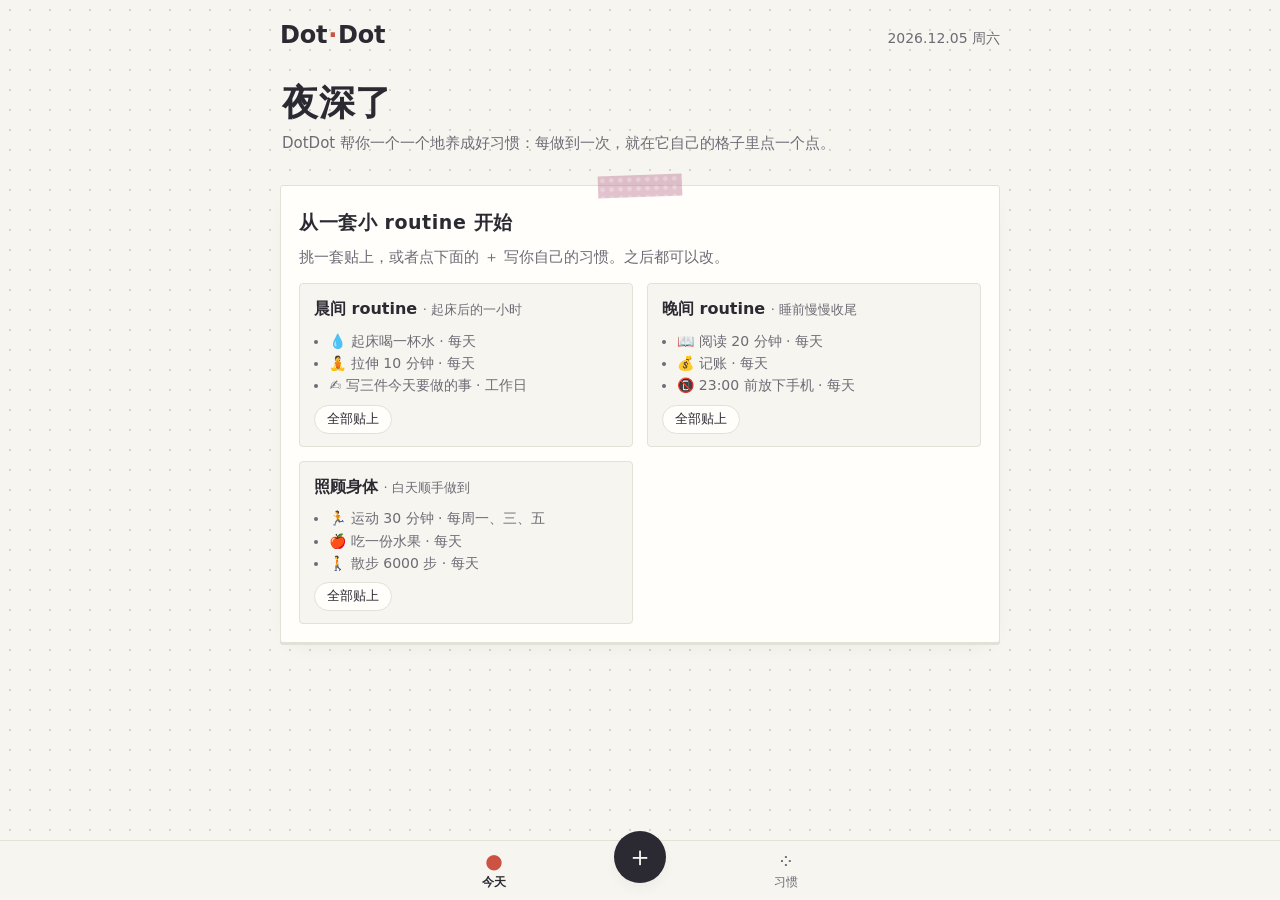
<file: index.html>
<!doctype html>
<html lang="zh-CN">
<head>
<meta charset="utf-8">
<meta name="viewport" content="width=device-width,initial-scale=1,viewport-fit=cover">
<title>DotDot</title>
<meta name="description" content="DotDot：手帐风的习惯打卡。每个习惯一张卡片、一张点点图，慢慢养成你的日常 routine。">
<meta name="theme-color" content="#f6f5f0" media="(prefers-color-scheme: light)">
<meta name="theme-color" content="#1c1b20" media="(prefers-color-scheme: dark)">
<link rel="manifest" href="manifest.webmanifest">
<link rel="icon" href="icon.svg" type="image/svg+xml">
<link rel="apple-touch-icon" href="icon-180.png">
<meta name="apple-mobile-web-app-capable" content="yes">
<meta name="apple-mobile-web-app-title" content="DotDot">
<link rel="stylesheet" href="style.css">
</head>
<body>
<header class="bar">
  <a class="logo" href="#today" aria-label="DotDot 首页">Dot<span>·</span>Dot</a>
  <span class="bar-date" id="barDate"></span>
</header>

<main id="view" class="wrap" tabindex="-1"></main>

<nav class="tabs" aria-label="主导航">
  <a href="#today" data-tab="today"><span class="ti" aria-hidden="true">●</span>今天</a>
  <button type="button" class="tab-add" data-act="new" aria-label="新习惯">＋</button>
  <a href="#habits" data-tab="habits"><span class="ti" aria-hidden="true">⁘</span>习惯</a>
</nav>

<dialog id="sheet" aria-labelledby="sheetTitle">
  <form id="habitForm" method="dialog" autocomplete="off">
    <div class="sheet-head">
      <h2 id="sheetTitle">新习惯</h2>
      <button type="button" class="linkbtn" data-act="close">取消</button>
    </div>

    <label class="field">
      <span class="lbl">叫什么</span>
      <input type="text" id="fName" maxlength="16" required placeholder="比如：起床喝一杯水">
    </label>

    <div class="field">
      <span class="lbl">贴纸</span>
      <div class="emojis" id="fEmoji" role="radiogroup" aria-label="选择贴纸"></div>
    </div>

    <div class="field">
      <span class="lbl">颜色</span>
      <div class="swatches" id="fColor" role="radiogroup" aria-label="选择颜色"></div>
    </div>

    <div class="field">
      <span class="lbl">放在哪个时段</span>
      <div class="seg" id="fSlot" role="radiogroup" aria-label="时段"></div>
    </div>

    <div class="field">
      <span class="lbl">哪几天做</span>
      <div class="seg small" id="fPreset"></div>
      <div class="days" id="fDays" role="group" aria-label="重复的星期"></div>
    </div>

    <button type="submit" class="go wide" id="fSubmit">贴到本子上</button>
  </form>
</dialog>

<div class="toast" id="toast" role="status" hidden></div>

<script src="app.js"></script>
</body>
</html>
</file>
<file: style.css>
/* DotDot — a dot-grid notebook page; each habit is a slip of paper taped on, with its own dot grid */
:root{
  --page:#f6f5f0; --dot:#d6d3c9; --slip:#fffefb; --ink:#2b2a33; --ink-soft:#6d6b74; --line:#e3e0d6;
  --cell:#e7e4da; --shadow:rgba(60,50,30,.10);
  --tape-a:rgba(214,168,72,.55); --tape-b:rgba(104,150,146,.50); --tape-c:rgba(190,120,150,.45); --tape-stripe:rgba(255,255,255,.28);
  --c-zhu:#cc5244; --c-cha:#6f9a5c; --c-dian:#46699a; --c-zhi:#cf9a2e; --c-ou:#a0708f; --c-qing:#4f8c88;
  --f-body:-apple-system,BlinkMacSystemFont,"PingFang SC","Hiragino Sans GB","Microsoft YaHei","Noto Sans SC","Noto Sans CJK SC",system-ui,sans-serif;
  --f-num:ui-rounded,"SF Pro Rounded",-apple-system,BlinkMacSystemFont,"PingFang SC","Microsoft YaHei",system-ui,sans-serif;
  --bar-h:64px;
  color-scheme:light;
}
@media (prefers-color-scheme: dark){:root:not([data-theme="light"]){
  --page:#1c1b20; --dot:#34333b; --slip:#26252b; --ink:#ece7dc; --ink-soft:#a39f98; --line:#393841;
  --cell:#34333b; --shadow:rgba(0,0,0,.35);
  --tape-a:rgba(214,168,72,.38); --tape-b:rgba(104,150,146,.40); --tape-c:rgba(190,120,150,.36); --tape-stripe:rgba(255,255,255,.10);
  --c-zhu:#e16a5b; --c-cha:#8bb878; --c-dian:#7097cc; --c-zhi:#e2b24c; --c-ou:#c393b3; --c-qing:#6fb0aa;
  color-scheme:dark}}

*{box-sizing:border-box}
html{-webkit-text-size-adjust:100%}
body{margin:0;min-height:100vh;background:var(--page) radial-gradient(circle,var(--dot) 1px,transparent 1.3px) 0 0/20px 20px;color:var(--ink);font-family:var(--f-body);font-size:15px;line-height:1.6;padding-inline:16px;padding-block:calc(8px + env(safe-area-inset-top,0px)) calc(var(--bar-h) + 40px + env(safe-area-inset-bottom,0px))}
button{font:inherit;color:inherit;cursor:pointer}
a{color:inherit}
:focus-visible{outline:2px solid var(--c-dian);outline-offset:2px}
.wrap{max-width:720px;margin:0 auto;display:flex;flex-direction:column;gap:30px;outline:none}

/* top bar */
.bar{max-width:720px;margin:0 auto 18px;display:flex;align-items:baseline;justify-content:space-between;gap:12px;padding-block:8px}
.logo{font-family:var(--f-num);font-weight:800;font-size:24px;text-decoration:none;letter-spacing:-.01em}
.logo span{color:var(--c-zhu);padding-inline:1px}
.bar-date{font-family:var(--f-num);font-size:14px;color:var(--ink-soft);font-variant-numeric:tabular-nums}

/* bottom tabs */
.tabs{position:fixed;left:0;right:0;bottom:0;z-index:5;display:flex;justify-content:center;align-items:center;gap:clamp(36px,14vw,96px);background:color-mix(in srgb,var(--page) 92%,transparent);backdrop-filter:blur(8px);border-top:1px solid var(--line);padding-block:8px calc(8px + env(safe-area-inset-bottom,0px));padding-inline:16px}
.tabs a{display:flex;flex-direction:column;align-items:center;font-size:12px;color:var(--ink-soft);text-decoration:none;min-width:48px}
.tabs .ti{font-size:20px;line-height:1.2}
.tabs a[aria-current=page]{color:var(--ink);font-weight:600}
.tabs a[aria-current=page] .ti{color:var(--c-zhu)}
.tab-add{width:52px;height:52px;border-radius:50%;border:none;background:var(--ink);color:var(--page);font-size:28px;line-height:1;margin-top:-26px;box-shadow:0 6px 16px -6px var(--shadow)}

/* type */
h1{font-weight:700;font-size:clamp(28px,7vw,36px);line-height:1.25;letter-spacing:.02em;margin:0;text-wrap:balance}
h2{font-weight:700;font-size:19px;line-height:1.3;letter-spacing:.03em;margin:0}
.muted{color:var(--ink-soft)}
.hand{font-family:var(--f-num)}
.linkbtn{background:none;border:none;padding:4px 2px;color:var(--ink-soft);text-decoration:underline dotted;text-underline-offset:4px;font-size:14px}

/* slips + washi tape */
.slip{position:relative;background:var(--slip);border:1px solid var(--line);border-radius:3px;box-shadow:0 2px 0 var(--line),0 8px 22px -12px var(--shadow);padding-inline:18px;padding-block:24px 18px}
.slip::before{content:"";position:absolute;top:-11px;left:26px;width:84px;height:22px;transform:rotate(-4deg);background:repeating-linear-gradient(90deg,var(--tape-stripe) 0 5px,transparent 5px 11px),var(--tape-a)}
.slip.t2::before{left:auto;right:28px;transform:rotate(3deg);background:repeating-linear-gradient(45deg,var(--tape-stripe) 0 4px,transparent 4px 9px),var(--tape-b)}
.slip.t3::before{left:50%;transform:translateX(-50%) rotate(-2deg);background:radial-gradient(circle,var(--tape-stripe) 2px,transparent 2.5px) 0 0/9px 9px,var(--tape-c)}
.slip-head{display:flex;align-items:baseline;justify-content:space-between;gap:12px;flex-wrap:wrap;margin-bottom:10px}

/* today summary */
.hello{display:flex;flex-direction:column;gap:6px;padding-inline:2px}
.progress{display:flex;align-items:center;gap:12px;flex-wrap:wrap}
.pdots{display:flex;gap:6px;flex-wrap:wrap}
.pdot{--hc:var(--ink);width:14px;height:14px;border-radius:50%;border:1.5px solid var(--hc)}
.pdot.on{background:var(--hc)}
.pcount{font-family:var(--f-num);font-size:20px;font-weight:700;font-variant-numeric:tabular-nums}

/* routine list */
.slot-title{display:flex;align-items:baseline;gap:10px}
.slot-title .hand{font-size:11px;color:var(--ink-soft);text-transform:uppercase;letter-spacing:.14em;font-weight:600}
.rows{list-style:none;margin:0;padding:0}
.row{display:flex;align-items:center;gap:14px;padding-block:12px;border-bottom:1px dashed var(--line)}
.row:last-child{border-bottom:none}
.row .meta{flex:1;min-width:0;text-decoration:none;display:block}
.row .name{display:block;font-size:16px;letter-spacing:.01em;font-weight:600;overflow-wrap:anywhere;line-height:1.35}
.row .sub{display:block;font-size:13px;color:var(--ink-soft)}
.row .sub b{font-family:var(--f-num);font-size:14px;color:var(--ink)}
.row.off{opacity:.62}

.check{--hc:var(--c-zhu);flex:none;width:50px;height:50px;border-radius:50%;border:2px dashed color-mix(in srgb,var(--hc) 60%,var(--line));background:transparent;display:grid;place-items:center;font-size:24px;line-height:1;padding:0;transition:transform .15s}
.check .em{filter:grayscale(.6);opacity:.75}
.check.on{border:3px double var(--slip);background:var(--hc);box-shadow:0 0 0 2px var(--hc);transform:rotate(-8deg)}
.check.on .em{filter:none;opacity:1}
.check.pop{animation:stamp .32s ease-out}
@keyframes stamp{0%{transform:scale(1.45) rotate(5deg);opacity:.3}70%{transform:scale(.94) rotate(-10deg);opacity:1}100%{transform:scale(1) rotate(-8deg)}}

.week{display:grid;grid-template-columns:repeat(7,9px);gap:4px;flex:none}
.wd{width:9px;height:9px;border-radius:50%;background:var(--cell)}
.wd.on{background:var(--hc)}
.wd.rest{background:transparent;box-shadow:inset 0 0 0 1px var(--line)}

/* empty / starters */
.starter p{margin:0 0 14px}
.packs{display:grid;grid-template-columns:repeat(auto-fit,minmax(220px,1fr));gap:14px}
.pack{border:1px solid var(--line);border-radius:4px;padding:12px 14px;display:flex;flex-direction:column;gap:8px;background:var(--page)}
.pack h3{margin:0;font-size:16px}
.pack ul{margin:0;padding-left:1.1em;font-size:14px;color:var(--ink-soft)}
.chip{border:1px solid var(--line);background:var(--slip);border-radius:999px;padding:3px 12px;font-size:13px}
.go{border:none;background:var(--ink);color:var(--page);border-radius:999px;padding:8px 20px;font-weight:600}
.go.wide{width:100%;padding-block:12px;font-size:16px}
.ghost{border:1px solid var(--ink);background:transparent;border-radius:999px;padding:6px 16px;font-size:14px}
.danger{border-color:var(--c-zhu);color:var(--c-zhu)}
.danger.sure{background:var(--c-zhu);color:var(--slip)}

/* habit cards */
.cards{display:flex;flex-direction:column;gap:30px}
.card-head{display:flex;align-items:center;gap:12px;text-decoration:none}
.card-head .em{font-size:28px;line-height:1}
.card-head .t{flex:1;min-width:0}
.card-head .name{font-size:18px;font-weight:600;line-height:1.3;overflow-wrap:anywhere}
.card-head .sched{font-size:13px;color:var(--ink-soft)}
.card-head .arrow{color:var(--ink-soft);font-size:20px}

.stats{display:grid;grid-template-columns:repeat(4,1fr);gap:10px;margin-top:14px;padding-top:12px;border-top:1px dashed var(--line)}
.stat{display:flex;flex-direction:column;min-width:0}
.stat .v{font-family:var(--f-num);font-weight:700;font-size:26px;line-height:1;font-variant-numeric:tabular-nums}
.stat .v small{font-size:13px;color:var(--ink-soft);font-weight:500}
.stat .k{font-size:12px;color:var(--ink-soft);letter-spacing:.04em}
@media (max-width:420px){.stats{grid-template-columns:repeat(2,1fr);row-gap:14px}}

/* dot grid heatmap */
.hm{--cs:11px;--cg:4px;display:flex;gap:6px;margin-top:14px}
.hm.big{--cs:13px}
.hm-days{display:grid;grid-template-rows:repeat(7,var(--cs));gap:var(--cg);padding-top:20px;font-size:10px;color:var(--ink-soft);line-height:var(--cs)}
.hm-scroll{overflow-x:auto;min-width:0;padding-bottom:4px;scrollbar-width:thin}
.hm-months{display:grid;grid-auto-flow:column;grid-auto-columns:var(--cs);gap:var(--cg);height:20px;font-size:10px;color:var(--ink-soft);white-space:nowrap}
.grid{display:grid;grid-auto-flow:column;grid-template-rows:repeat(7,var(--cs));grid-auto-columns:var(--cs);gap:var(--cg)}
.d{width:var(--cs);height:var(--cs);border-radius:50%;background:var(--cell);display:block}
.d.on{background:var(--hc)}
.d.rest{background:transparent;box-shadow:inset 0 0 0 1px var(--line)}
.d.pre{background:transparent;box-shadow:inset 0 0 0 1px var(--line);opacity:.5}
.d.today{box-shadow:0 0 0 1.5px var(--page),0 0 0 3px var(--ink)}
.d.fut{visibility:hidden}
.legend{display:flex;align-items:center;justify-content:flex-end;gap:6px;flex-wrap:wrap;font-size:11px;color:var(--ink-soft);margin-top:8px}
.legend .d{--cs:10px;display:inline-block}

/* detail */
.detail-head{display:flex;align-items:center;gap:14px}
.detail-head .em{font-size:44px;line-height:1}
.back{font-size:14px;color:var(--ink-soft);text-decoration:none;align-self:flex-start}
.cal-head{max-width:420px;margin-inline:auto;display:flex;align-items:center;justify-content:space-between;margin-bottom:10px}
.cal-head .hand{font-size:18px;font-weight:700}
.cal-nav{border:1px solid var(--line);background:transparent;border-radius:50%;width:34px;height:34px}
.cal-nav:disabled{opacity:.3;cursor:default}
.cal{max-width:420px;margin-inline:auto;display:grid;grid-template-columns:repeat(7,1fr);gap:6px;text-align:center}
.cal .wk{font-size:12px;color:var(--ink-soft)}
.cd{aspect-ratio:1;max-width:100%;border-radius:50%;border:1.5px dashed var(--line);background:transparent;font-family:var(--f-num);font-size:15px;padding:0;display:grid;place-items:center;font-variant-numeric:tabular-nums}
.cd.on{background:var(--hc);border:none;color:var(--slip);font-weight:700}
.cd.rest{border-style:solid;border-color:transparent;color:var(--ink-soft)}
.cd.today{outline:2px solid var(--ink);outline-offset:2px}
.cd:disabled{opacity:.3;cursor:default}
.cd.blank{visibility:hidden}
.actions{display:flex;gap:10px;flex-wrap:wrap}

/* backup */
.backup{display:flex;flex-direction:column;gap:10px;font-size:14px}
.backup .actions{align-items:center}
.backup input[type=file]{display:none}

/* sheet */
dialog{border:none;padding:0;background:transparent;max-width:100vw;max-height:100dvh;width:100%;margin:auto auto 0;color:var(--ink)}
dialog::backdrop{background:rgba(20,18,24,.45)}
dialog form{background:var(--slip);border-radius:14px 14px 0 0;max-width:560px;margin:0 auto;padding-inline:20px;padding-block:20px calc(24px + env(safe-area-inset-bottom,0px));display:flex;flex-direction:column;gap:18px;max-height:92dvh;overflow-y:auto}
@media (min-width:640px){dialog{margin:auto}dialog form{border-radius:10px}}
.sheet-head{display:flex;justify-content:space-between;align-items:baseline}
.field{display:flex;flex-direction:column;gap:8px}
.lbl{font-size:13px;color:var(--ink-soft);letter-spacing:.05em}
.field input[type=text]{border:none;border-bottom:1.5px solid var(--ink-soft);background:transparent;padding:6px 2px;font:inherit;font-size:17px;color:var(--ink);border-radius:0}
.field input[type=text]::placeholder{color:var(--ink-soft);opacity:.8}
.emojis{display:grid;grid-template-columns:repeat(auto-fill,minmax(40px,1fr));gap:6px}
.emojis button{aspect-ratio:1;border:1px solid transparent;background:var(--page);border-radius:8px;font-size:22px;padding:0}
.emojis button[aria-checked=true]{border-color:var(--ink);background:var(--slip)}
.swatches{display:flex;gap:10px;flex-wrap:wrap}
.sw{width:30px;height:30px;border-radius:50%;border:2px solid var(--slip);box-shadow:0 0 0 1px var(--line);padding:0}
.sw[aria-checked=true]{box-shadow:0 0 0 2px var(--ink)}
.seg{display:flex;flex-wrap:wrap;gap:6px}
.seg button{border:1px solid var(--line);background:transparent;border-radius:999px;padding:5px 14px;font-size:14px}
.seg.small button{font-size:12px;padding:2px 10px}
.seg button[aria-checked=true],.seg button[aria-pressed=true]{border-color:var(--ink);background:var(--ink);color:var(--slip)}
.days{display:grid;grid-template-columns:repeat(7,1fr);gap:6px}
.days button{aspect-ratio:1;max-width:46px;width:100%;justify-self:center;border-radius:50%;border:1.5px dashed var(--ink-soft);background:transparent;font-size:14px;padding:0}
.days button[aria-pressed=true]{border:none;background:var(--ink);color:var(--slip)}

.toast{position:fixed;left:50%;bottom:calc(var(--bar-h) + 24px + env(safe-area-inset-bottom,0px));transform:translateX(-50%);background:var(--ink);color:var(--page);padding:8px 18px;border-radius:999px;font-size:14px;max-width:calc(100% - 32px);z-index:10}
.foot{text-align:center;font-size:12px;color:var(--ink-soft);margin:0}

@media (prefers-reduced-motion:reduce){.check,.check.pop{animation:none;transition:none}}
</file>
